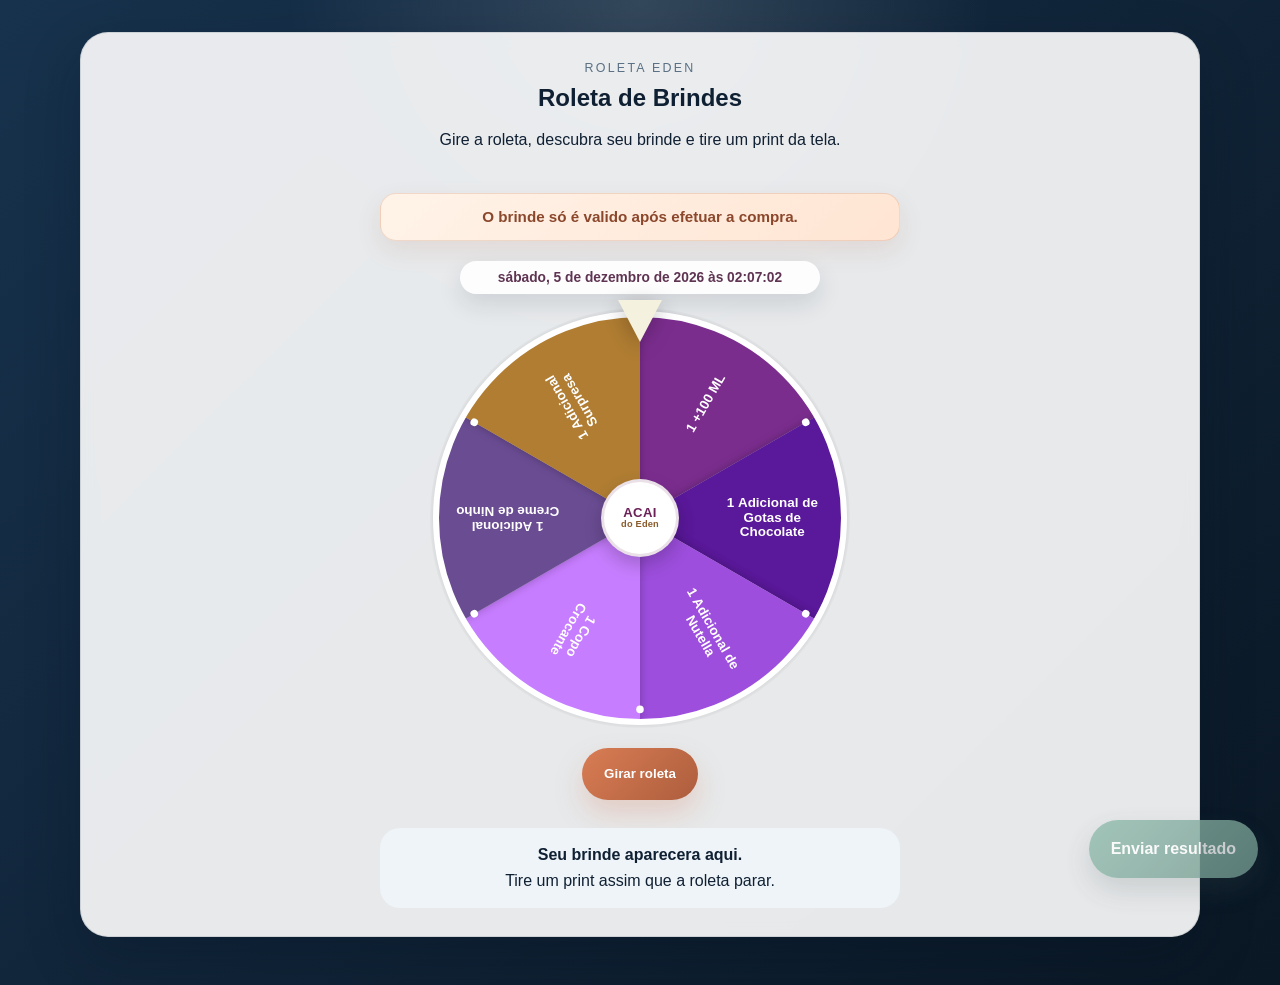
<file: index.html>
<!DOCTYPE html>
<html lang="pt-BR">
  <head>
    <meta charset="UTF-8" />
    <meta name="viewport" content="width=device-width, initial-scale=1.0" />
    <title>Roleta Eden</title>
    <link rel="stylesheet" href="./styles.css" />
  </head>
  <body class="use-page">
    <main class="page-shell">
      <section class="panel use-panel">
        <div class="copy-block">
          <p class="eyebrow">Roleta Eden</p>
          <h1 id="wheel-title">Roleta de Brindes</h1>
          <p id="wheel-subtitle">
            Gire a roleta, descubra seu brinde e tire um print da tela.
          </p>
        </div>

        <div class="wheel-area">
          <div class="promo-warning">
            O brinde só é valido após efetuar a compra.
          </div>
          <div class="wheel-frame">
            <div class="spin-datetime" id="spin-datetime"></div>
            <div class="wheel-stage">
              <div class="pointer"></div>
              <canvas id="wheel-canvas" width="420" height="420"></canvas>
              <div class="wheel-center">
                <span class="wheel-center-top">Acai</span>
                <span class="wheel-center-bottom">do Eden</span>
              </div>
            </div>
          </div>
          <button id="spin-button" class="primary-button">Girar roleta</button>
        </div>

        <div class="result-box" id="result-box">
          <strong>Seu brinde aparecera aqui.</strong>
          <span>Tire um print assim que a roleta parar.</span>
        </div>
      </section>
    </main>

    <button id="whatsapp-button" class="whatsapp-float" disabled>
      Enviar resultado
    </button>

    <script src="./uso.js"></script>
  </body>
</html>
</file>
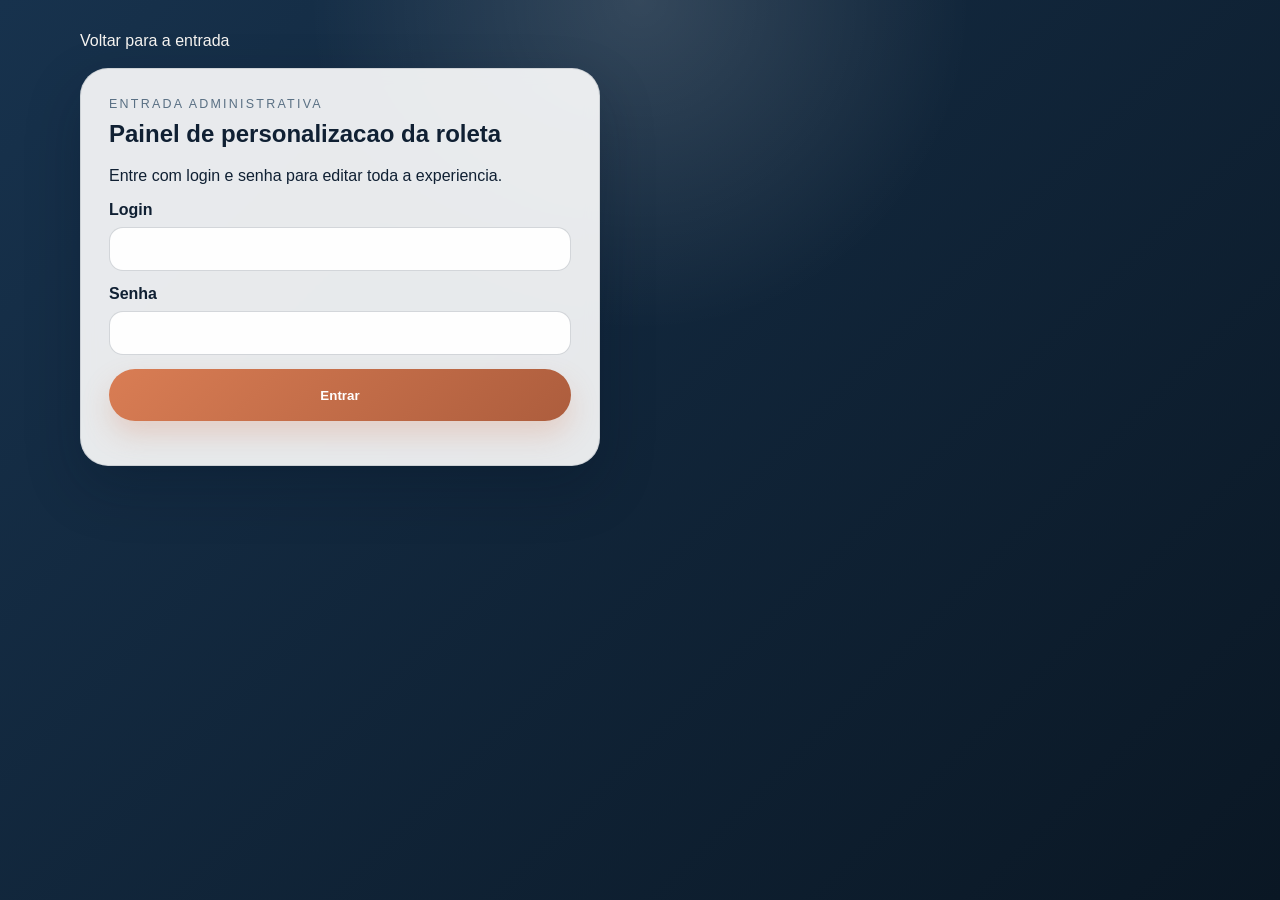
<file: admin.html>
<!DOCTYPE html>
<html lang="pt-BR">
  <head>
    <meta charset="UTF-8" />
    <meta name="viewport" content="width=device-width, initial-scale=1.0" />
    <title>Administracao | Roleta Eden</title>
    <link rel="stylesheet" href="./styles.css" />
  </head>
  <body class="admin-page">
    <main class="page-shell">
      <a class="back-link" href="./index.html">Voltar para a entrada</a>

      <section class="panel auth-panel" id="auth-panel">
        <p class="eyebrow">Entrada Administrativa</p>
        <h1>Painel de personalizacao da roleta</h1>
        <p>Entre com login e senha para editar toda a experiencia.</p>

        <form id="login-form" class="stack-form">
          <label>
            Login
            <input type="text" id="login-username" required />
          </label>
          <label>
            Senha
            <input type="password" id="login-password" required />
          </label>
          <button type="submit" class="primary-button">Entrar</button>
        </form>
        <p class="feedback" id="login-feedback"></p>
      </section>

      <section class="panel admin-panel hidden" id="admin-panel">
        <div class="admin-grid">
          <div>
            <p class="eyebrow">Configuracao visual</p>
            <h2>Aparencia da roleta</h2>
            <form id="config-form" class="stack-form">
              <label>
                Titulo
                <input type="text" id="title" />
              </label>
              <label>
                Subtitulo
                <textarea id="subtitle" rows="3"></textarea>
              </label>
              <label>
                Texto do botao
                <input type="text" id="spinButtonText" />
              </label>
              <label>
                Tamanho da roleta
                <input type="range" id="wheelSize" min="280" max="520" step="10" />
                <span id="wheel-size-value"></span>
              </label>
              <label>
                Fonte
                <input type="text" id="fontFamily" />
              </label>
              <label>
                Fundo inicial
                <input type="color" id="backgroundStart" />
              </label>
              <label>
                Fundo final
                <input type="color" id="backgroundEnd" />
              </label>
              <label>
                Cor do ponteiro
                <input type="color" id="pointerColor" />
              </label>
              <label>
                Cor do centro
                <input type="color" id="centerColor" />
              </label>
              <label>
                Cor da borda da roleta
                <input type="color" id="wheelBorderColor" />
              </label>
              <label>
                Cor do texto
                <input type="color" id="textColor" />
              </label>
              <label>
                Cor da sombra
                <input type="text" id="shadowColor" />
              </label>

              <label>
                Itens da roleta
                <textarea
                  id="items"
                  rows="10"
                  placeholder="Um item por linha no formato: Nome | #cor"
                ></textarea>
              </label>

              <button type="submit" class="primary-button">Salvar configuracao</button>
            </form>
            <p class="feedback" id="config-feedback"></p>
          </div>

          <div>
            <p class="eyebrow">Seguranca</p>
            <h2>Alterar login e senha</h2>
            <form id="credentials-form" class="stack-form">
              <label>
                Login atual
                <input type="text" id="currentUsername" required />
              </label>
              <label>
                Senha atual
                <input type="password" id="currentPassword" required />
              </label>
              <label>
                Novo login
                <input type="text" id="newUsername" required />
              </label>
              <label>
                Nova senha
                <input type="password" id="newPassword" required />
              </label>
              <button type="submit" class="secondary-button">Atualizar acesso</button>
            </form>
            <p class="feedback" id="credentials-feedback"></p>

            <div class="note-box">
              <strong>Arquivo de credenciais</strong>
              <p>
                O login e a senha ficam salvos neste navegador para uso rapido em
                hospedagem tipo <code>htdocs</code>.
              </p>
            </div>
          </div>
        </div>
      </section>
    </main>

    <script src="./admin.js"></script>
  </body>
</html>
</file>
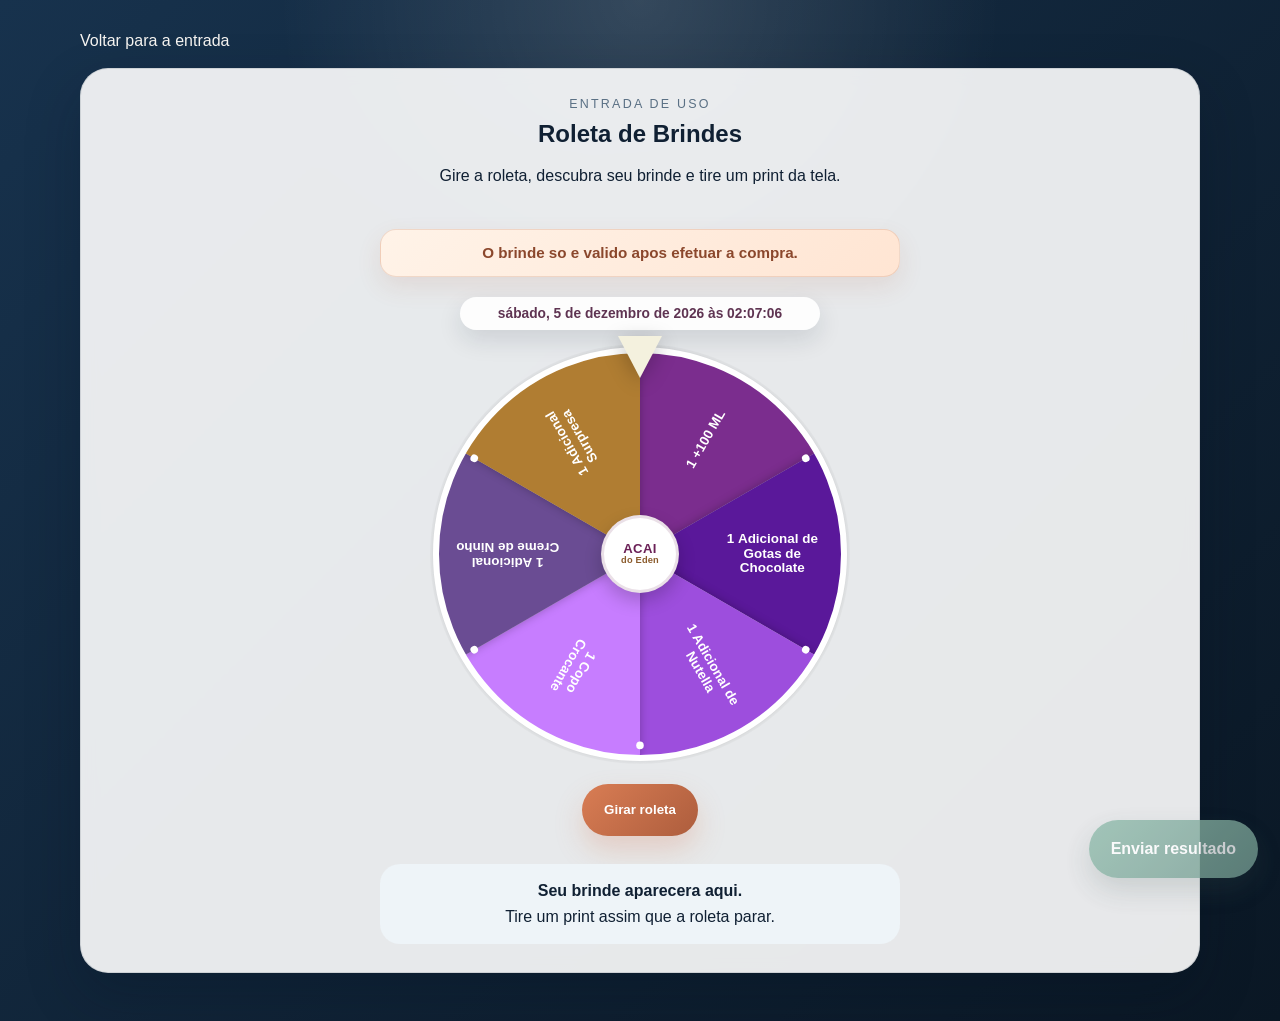
<file: uso.html>
<!DOCTYPE html>
<html lang="pt-BR">
  <head>
    <meta charset="UTF-8" />
    <meta name="viewport" content="width=device-width, initial-scale=1.0" />
    <title>Entrada de Uso | Roleta Eden</title>
    <link rel="stylesheet" href="./styles.css" />
  </head>
  <body class="use-page">
    <main class="page-shell">
      <a class="back-link" href="./index.html">Voltar para a entrada</a>
      <section class="panel use-panel">
        <div class="copy-block">
          <p class="eyebrow">Entrada de Uso</p>
          <h1 id="wheel-title">Roleta de Brindes</h1>
          <p id="wheel-subtitle">
            Gire a roleta, descubra seu brinde e tire um print da tela.
          </p>
        </div>

        <div class="wheel-area">
          <div class="promo-warning">
            O brinde so e valido apos efetuar a compra.
          </div>
          <div class="wheel-frame">
            <div class="spin-datetime" id="spin-datetime"></div>
            <div class="wheel-stage">
              <div class="pointer"></div>
              <canvas id="wheel-canvas" width="420" height="420"></canvas>
              <div class="wheel-center">
                <span class="wheel-center-top">Acai</span>
                <span class="wheel-center-bottom">do Eden</span>
              </div>
            </div>
          </div>
          <button id="spin-button" class="primary-button">Girar roleta</button>
        </div>

        <div class="result-box" id="result-box">
          <strong>Seu brinde aparecera aqui.</strong>
          <span>Tire um print assim que a roleta parar.</span>
        </div>
      </section>
    </main>

    <button id="whatsapp-button" class="whatsapp-float" disabled>
      Enviar resultado
    </button>

    <script src="./uso.js"></script>
  </body>
</html>
</file>
<file: styles.css>
:root {
  --bg-start: #17324d;
  --bg-end: #0a1724;
  --panel: rgba(255, 255, 255, 0.9);
  --text: #102033;
  --accent: #d97d54;
  --accent-dark: #ad5d3d;
  --secondary: #30546f;
  --border: rgba(16, 32, 51, 0.12);
  --shadow: 0 22px 55px rgba(6, 18, 34, 0.24);
}

* {
  box-sizing: border-box;
}

body {
  margin: 0;
  min-height: 100vh;
  font-family: "Trebuchet MS", sans-serif;
  color: var(--text);
  background:
    radial-gradient(circle at top, rgba(255, 255, 255, 0.14), transparent 30%),
    linear-gradient(135deg, var(--bg-start), var(--bg-end));
}

.landing-shell,
.page-shell {
  width: min(1120px, calc(100% - 32px));
  margin: 0 auto;
  padding: 32px 0 48px;
}

.landing-shell {
  min-height: 100vh;
  display: grid;
  place-items: center;
}

.landing-card,
.panel {
  background: var(--panel);
  border: 1px solid var(--border);
  border-radius: 28px;
  box-shadow: var(--shadow);
  backdrop-filter: blur(8px);
}

.landing-card {
  max-width: 760px;
  padding: 48px;
}

.panel {
  padding: 28px;
}

.eyebrow {
  margin: 0 0 10px;
  text-transform: uppercase;
  letter-spacing: 0.18em;
  font-size: 0.78rem;
  color: #5a7084;
}

h1,
h2,
p {
  margin-top: 0;
}

h1,
h2 {
  line-height: 1.1;
}

.intro {
  font-size: 1.05rem;
  max-width: 56ch;
}

.entry-links {
  display: flex;
  gap: 16px;
  flex-wrap: wrap;
  margin-top: 32px;
}

.entry-link,
.primary-button,
.secondary-button {
  display: inline-flex;
  align-items: center;
  justify-content: center;
  min-height: 52px;
  padding: 0 22px;
  border-radius: 999px;
  font-weight: 700;
  text-decoration: none;
  cursor: pointer;
  transition: transform 0.2s ease, box-shadow 0.2s ease, background 0.2s ease;
}

.entry-link:hover,
.primary-button:hover,
.secondary-button:hover {
  transform: translateY(-2px);
}

.primary-button:disabled,
.secondary-button:disabled {
  cursor: not-allowed;
  opacity: 0.65;
  transform: none;
  box-shadow: none;
}

.use-link,
.primary-button {
  color: #fff;
  background: linear-gradient(135deg, var(--accent), var(--accent-dark));
  border: none;
  box-shadow: 0 14px 28px rgba(217, 125, 84, 0.25);
}

.admin-link,
.secondary-button {
  color: #fff;
  background: linear-gradient(135deg, #30546f, #22394b);
  border: none;
  box-shadow: 0 14px 28px rgba(48, 84, 111, 0.24);
}

.back-link {
  display: inline-block;
  margin: 0 0 18px;
  color: #f7f5f2;
  text-decoration: none;
}

.use-panel {
  display: grid;
  gap: 28px;
  justify-items: center;
  text-align: center;
  width: 100%;
}

.wheel-area {
  display: grid;
  justify-items: center;
  gap: 20px;
  width: 100%;
}

.promo-warning {
  width: min(100%, 520px);
  padding: 12px 18px;
  border: 1px solid rgba(173, 93, 61, 0.18);
  border-radius: 16px;
  background: linear-gradient(135deg, #fff3e8, #ffe5d3);
  color: #8b472c;
  font-size: 0.95rem;
  font-weight: 800;
  line-height: 1.4;
  text-align: center;
  box-shadow: 0 10px 24px rgba(173, 93, 61, 0.12);
}

.wheel-frame {
  display: grid;
  place-items: center;
  gap: 14px;
  width: 100%;
  max-width: 100%;
  margin: 0 auto;
}

.spin-datetime {
  width: min(100%, 360px);
  padding: 8px 14px;
  border-radius: 999px;
  background: rgba(255, 255, 255, 0.92);
  color: #5f3452;
  font-size: 0.86rem;
  font-weight: 700;
  line-height: 1.25;
  box-shadow: 0 10px 24px rgba(16, 32, 51, 0.12);
  text-align: center;
}

.wheel-stage {
  position: relative;
  display: grid;
  place-items: center;
}

.pointer {
  position: absolute;
  top: -8px;
  width: 0;
  height: 0;
  border-left: 22px solid transparent;
  border-right: 22px solid transparent;
  border-top: 42px solid #f4f1de;
  z-index: 2;
  filter: drop-shadow(0 5px 10px rgba(0, 0, 0, 0.24));
}

#wheel-canvas {
  display: block;
  border-radius: 50%;
  max-width: 100%;
  height: auto;
}

.wheel-center {
  position: absolute;
  width: 78px;
  height: 78px;
  display: grid;
  place-items: center;
  align-content: center;
  gap: 1px;
  padding: 10px 8px;
  border-radius: 50%;
  background:
    radial-gradient(circle at 30% 30%, #ffffff 0%, #fff7fb 40%, #f3e7f0 100%);
  border: 3px solid rgba(105, 39, 86, 0.14);
  box-shadow: 0 8px 18px rgba(0, 0, 0, 0.2);
  text-align: center;
  z-index: 1;
}

.wheel-center-top,
.wheel-center-bottom {
  display: block;
  line-height: 1;
}

.wheel-center-top {
  font-size: 0.82rem;
  font-weight: 900;
  letter-spacing: 0.03em;
  color: #6b2157;
  text-transform: uppercase;
}

.wheel-center-bottom {
  font-size: 0.58rem;
  font-weight: 800;
  color: #8a5a2b;
  letter-spacing: 0.02em;
}

.result-box,
.note-box {
  width: min(100%, 520px);
  padding: 18px 20px;
  border-radius: 20px;
  background: #eef4f8;
}

.result-box span,
.feedback {
  display: block;
  margin-top: 8px;
}

.whatsapp-float {
  position: fixed;
  display: inline-flex;
  align-items: center;
  justify-content: center;
  right: 22px;
  bottom: 22px;
  z-index: 30;
  min-height: 58px;
  padding: 0 22px;
  border: none;
  border-radius: 999px;
  color: #fff;
  font: inherit;
  font-weight: 800;
  background: linear-gradient(135deg, #25d366, #128c7e);
  box-shadow: 0 18px 36px rgba(18, 140, 126, 0.34);
  cursor: pointer;
  transition: transform 0.2s ease, box-shadow 0.2s ease, opacity 0.2s ease;
}

.whatsapp-float:hover {
  transform: translateY(-2px);
  box-shadow: 0 22px 40px rgba(18, 140, 126, 0.38);
}

.whatsapp-float:disabled {
  opacity: 0.78;
  cursor: not-allowed;
  background: linear-gradient(135deg, #8ebbaa, #72998f);
  box-shadow: 0 12px 28px rgba(72, 97, 90, 0.24);
  transform: none;
}

.stack-form {
  display: grid;
  gap: 14px;
}

label {
  display: grid;
  gap: 8px;
  font-weight: 700;
}

input,
textarea {
  width: 100%;
  padding: 12px 14px;
  border-radius: 14px;
  border: 1px solid rgba(16, 32, 51, 0.18);
  font: inherit;
  color: inherit;
  background: rgba(255, 255, 255, 0.96);
}

input[type="color"] {
  min-height: 52px;
  padding: 6px;
}

input[type="range"] {
  padding: 0;
}

.auth-panel {
  max-width: 520px;
}

.admin-panel {
  margin-top: 18px;
}

.admin-grid {
  display: grid;
  grid-template-columns: 1.4fr 0.9fr;
  gap: 28px;
}

.hidden {
  display: none;
}

.success {
  color: #1f7a53;
}

.error {
  color: #ac3f37;
}

@media (max-width: 900px) {
  .admin-grid {
    grid-template-columns: 1fr;
  }

  .landing-card,
  .panel {
    padding: 22px;
  }
}

@media (max-width: 640px) {
  .landing-shell,
  .page-shell {
    width: min(100% - 20px, 1120px);
    padding: 20px 0 32px;
  }

  .use-panel {
    gap: 22px;
  }

  .copy-block,
  .result-box {
    width: 100%;
  }

  .pointer {
    top: -4px;
    border-left-width: 16px;
    border-right-width: 16px;
    border-top-width: 30px;
  }

  .spin-datetime {
    width: min(100%, 280px);
    padding: 7px 12px;
    font-size: 0.74rem;
  }

  .wheel-center {
    width: 56px;
    height: 56px;
    padding: 7px 5px;
  }

  .wheel-center-top {
    font-size: 0.58rem;
  }

  .wheel-center-bottom {
    font-size: 0.44rem;
  }

  .primary-button,
  .secondary-button,
  .entry-link {
    width: 100%;
  }

  .whatsapp-float {
    right: 14px;
    bottom: 14px;
    left: 14px;
    width: calc(100% - 28px);
    justify-content: center;
  }
}
</file>
